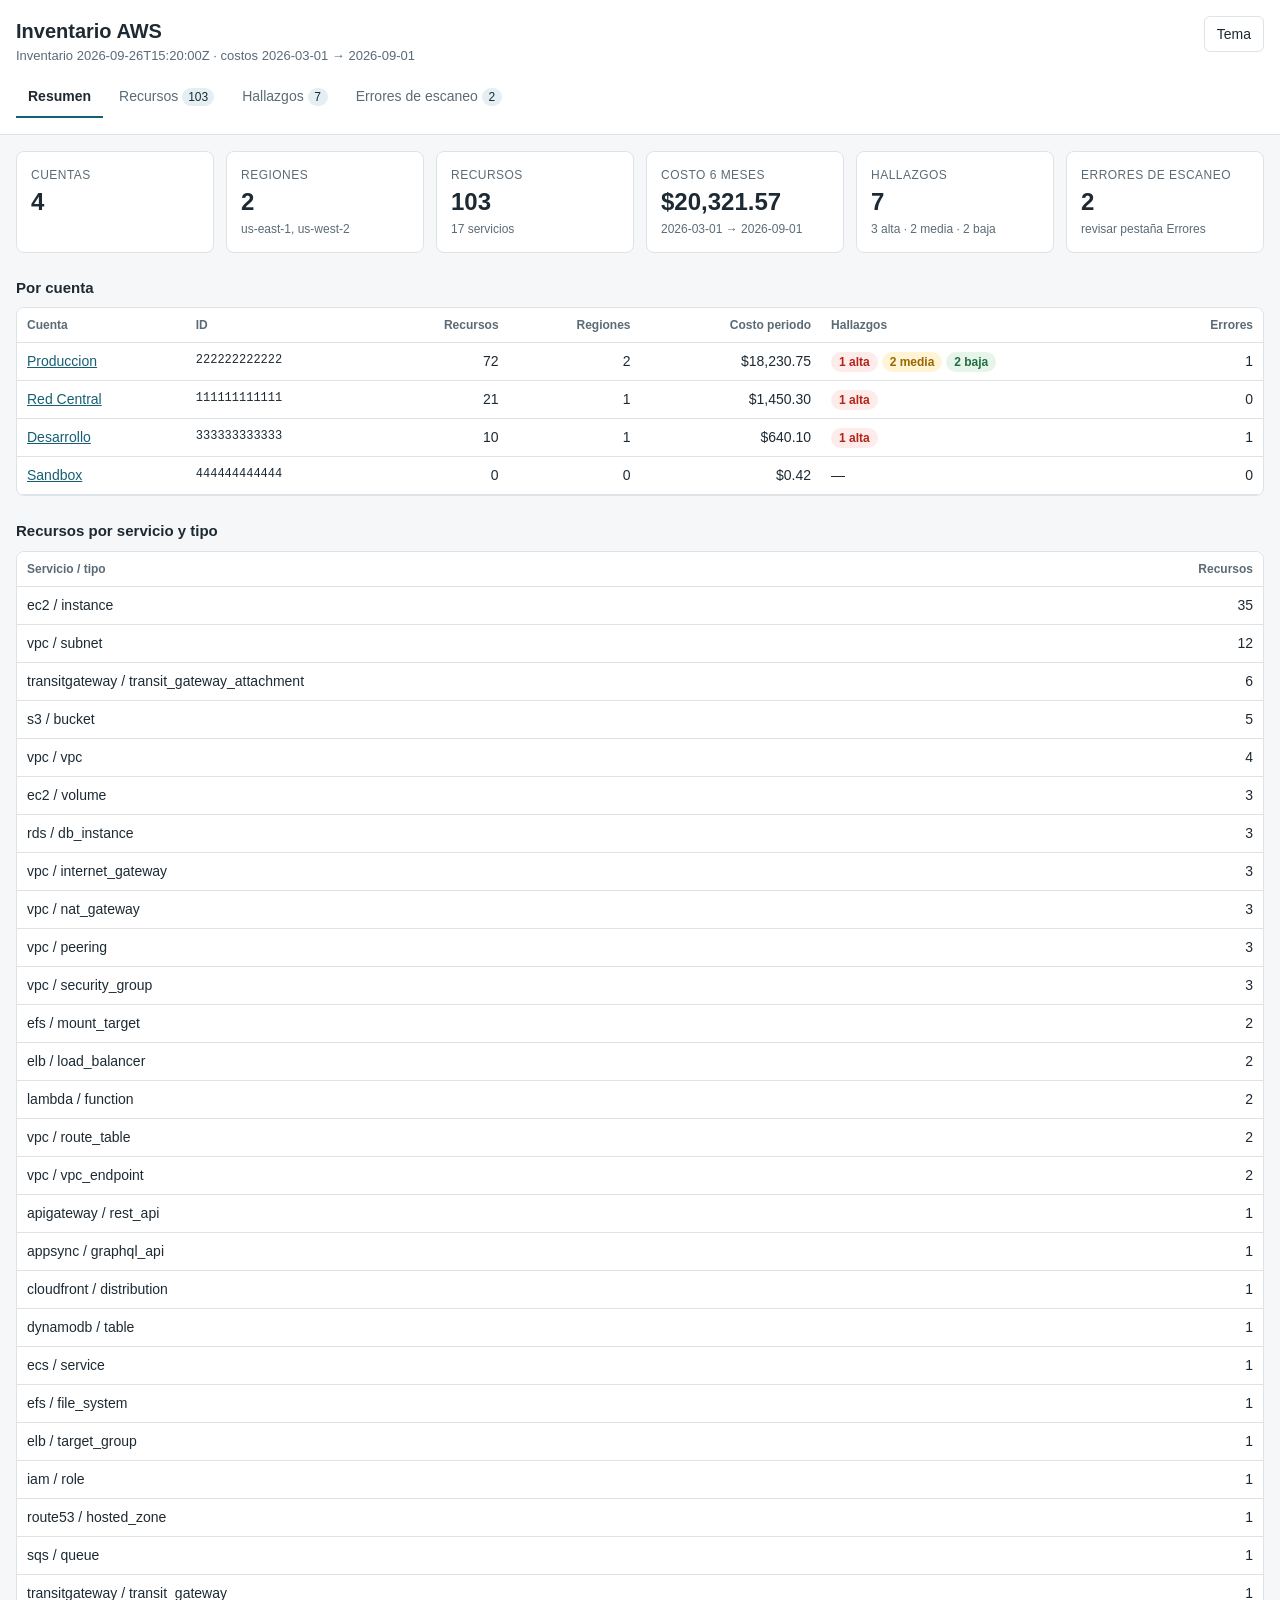
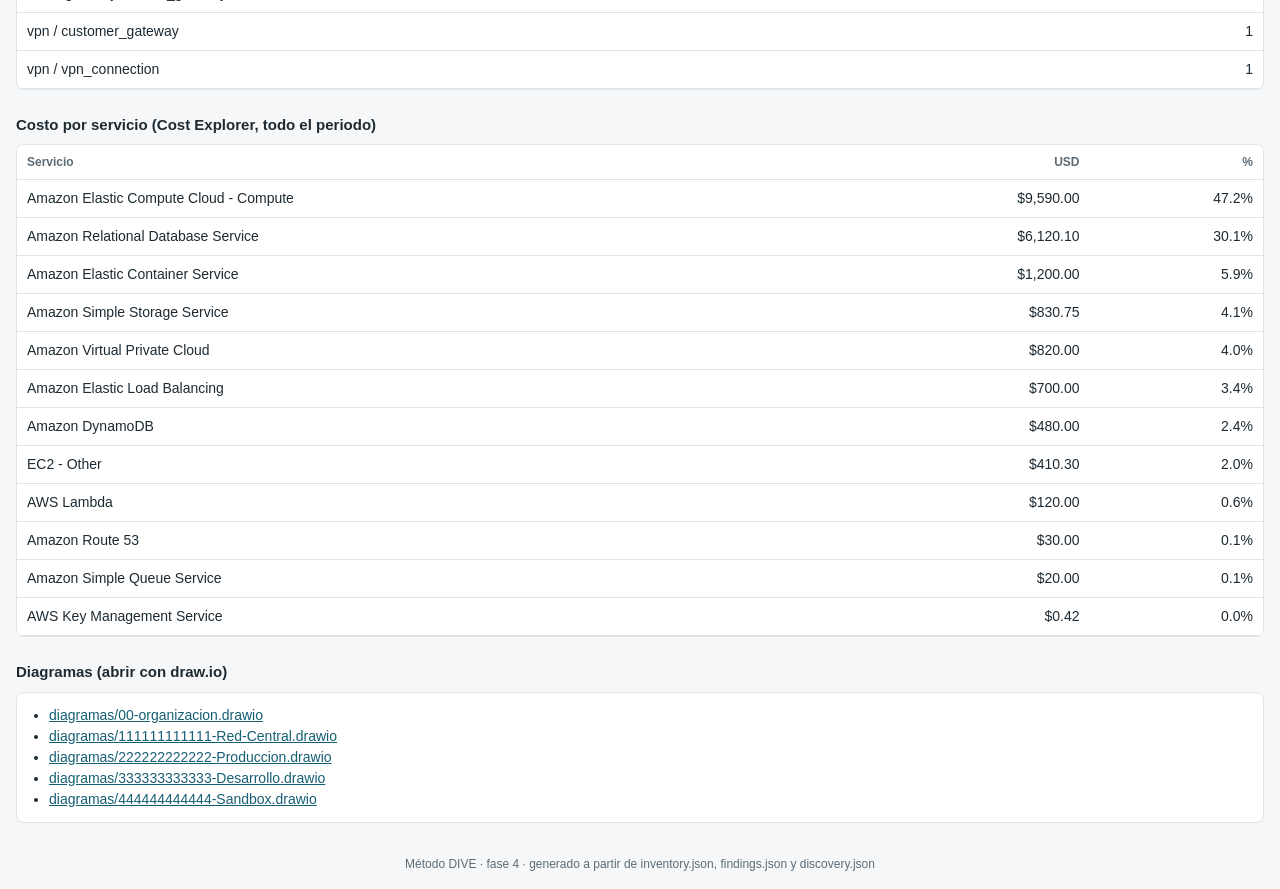
<file: ejemplos/reporte.html>
<!DOCTYPE html>
<html lang="es">
<head>
<meta charset="utf-8">
<meta name="viewport" content="width=device-width, initial-scale=1">
<title>Inventario AWS</title>
<style>
:root{
  --bg:#f6f7f8;--panel:#ffffff;--text:#1d2a33;--muted:#5b6b76;--border:#dde3e7;--accent:#155f74;
  --accent-soft:#e3eff2;--row-hover:#f1f5f7;--alta:#b42318;--alta-bg:#fdecea;--media:#9a6700;--media-bg:#fff4d6;
  --baja:#1f6f43;--baja-bg:#e6f4ea;--code:#f1f3f5;color-scheme:light;
}
@media (prefers-color-scheme: dark){
  :root:not([data-theme="light"]){
    --bg:#0f171d;--panel:#16222a;--text:#e3e9ed;--muted:#97a6b0;--border:#2a3a45;--accent:#82cfce;
    --accent-soft:#1d3440;--row-hover:#1c2b34;--alta:#ff8a80;--alta-bg:#3a1c1c;--media:#f5c451;--media-bg:#3a2f14;
    --baja:#7fd8a0;--baja-bg:#16301f;--code:#0f1a20;color-scheme:dark;
  }
}
:root[data-theme="dark"]{
  --bg:#0f171d;--panel:#16222a;--text:#e3e9ed;--muted:#97a6b0;--border:#2a3a45;--accent:#82cfce;
  --accent-soft:#1d3440;--row-hover:#1c2b34;--alta:#ff8a80;--alta-bg:#3a1c1c;--media:#f5c451;--media-bg:#3a2f14;
  --baja:#7fd8a0;--baja-bg:#16301f;--code:#0f1a20;color-scheme:dark;
}
*{box-sizing:border-box}
html,body{margin:0}
body{background:var(--bg);color:var(--text);font:14px/1.5 -apple-system,BlinkMacSystemFont,"Segoe UI",Inter,Roboto,Helvetica,Arial,sans-serif}
header{background:var(--panel);border-bottom:1px solid var(--border);padding:16px}
.wrap{max-width:1280px;margin:0 auto}
.top{display:flex;gap:12px;align-items:flex-start;justify-content:space-between;flex-wrap:wrap}
h1{font-size:20px;margin:0}
.sub{color:var(--muted);font-size:13px;overflow-wrap:anywhere}
button,select,input{font:inherit;color:inherit}
.btn{background:var(--panel);border:1px solid var(--border);border-radius:6px;padding:6px 12px;cursor:pointer;min-height:36px}
.btn:hover{border-color:var(--accent)}
nav{display:flex;gap:4px;margin-top:12px;overflow-x:auto}
nav button{background:none;border:0;border-bottom:2px solid transparent;padding:8px 12px;cursor:pointer;color:var(--muted);white-space:nowrap;min-height:40px}
nav button[aria-selected="true"]{color:var(--text);border-bottom-color:var(--accent);font-weight:600}
.badge{display:inline-block;min-width:20px;padding:0 6px;border-radius:10px;background:var(--accent-soft);color:var(--text);font-size:12px;text-align:center;margin-left:4px}
main{padding:16px}
section[hidden]{display:none}
.cards{display:grid;grid-template-columns:repeat(auto-fit,minmax(170px,1fr));gap:12px;margin-bottom:20px}
.card{background:var(--panel);border:1px solid var(--border);border-radius:8px;padding:14px}
.card .k{color:var(--muted);font-size:12px;text-transform:uppercase;letter-spacing:.04em}
.card .v{font-size:24px;font-weight:600;font-variant-numeric:tabular-nums}
.card .n{color:var(--muted);font-size:12px}
h2{font-size:15px;margin:24px 0 8px}
.panel{background:var(--panel);border:1px solid var(--border);border-radius:8px}
.scroll{overflow-x:auto}
table{border-collapse:collapse;width:100%}
th,td{padding:8px 10px;border-bottom:1px solid var(--border);text-align:left;vertical-align:top}
th{font-size:12px;color:var(--muted);font-weight:600;white-space:nowrap;background:var(--panel);position:sticky;top:0}
th.sortable{cursor:pointer;user-select:none}
th.sortable:hover{color:var(--text)}
td.num,th.num{text-align:right;font-variant-numeric:tabular-nums;white-space:nowrap}
tbody tr:hover{background:var(--row-hover)}
tr.res{cursor:pointer}
td.id{font-family:ui-monospace,SFMono-Regular,Menlo,Consolas,monospace;font-size:12px;word-break:break-all}
.filters{display:flex;flex-wrap:wrap;gap:8px;padding:12px;border-bottom:1px solid var(--border)}
.filters select,.filters input{background:var(--bg);border:1px solid var(--border);border-radius:6px;padding:6px 8px;min-height:36px;max-width:100%}
.filters input[type=search]{flex:1 1 220px}
.meta{display:flex;justify-content:space-between;align-items:center;gap:8px;flex-wrap:wrap;padding:8px 12px;color:var(--muted);font-size:13px}
.pager{display:flex;gap:6px;align-items:center}
.sev{display:inline-block;padding:1px 8px;border-radius:10px;font-size:12px;font-weight:600;white-space:nowrap}
.sev-alta{color:var(--alta);background:var(--alta-bg)}.sev-media{color:var(--media);background:var(--media-bg)}.sev-baja{color:var(--baja);background:var(--baja-bg)}
.chips{display:flex;gap:6px;flex-wrap:wrap}
.chip{border:1px solid var(--border);background:var(--panel);border-radius:16px;padding:4px 12px;cursor:pointer;min-height:32px}
.chip[aria-pressed="true"]{border-color:var(--accent);background:var(--accent-soft);font-weight:600}
.detail td{background:var(--bg)}
.kv{display:grid;grid-template-columns:repeat(auto-fit,minmax(260px,1fr));gap:12px}
.kv h4{margin:0 0 4px;font-size:12px;color:var(--muted);text-transform:uppercase;letter-spacing:.04em}
pre{margin:0;background:var(--code);border:1px solid var(--border);border-radius:6px;padding:8px;font-size:12px;white-space:pre-wrap;word-break:break-all}
a,.link{color:var(--accent);cursor:pointer;text-decoration:underline;background:none;border:0;padding:0;font:inherit;text-align:left;overflow-wrap:anywhere}
.empty{padding:24px;text-align:center;color:var(--muted)}
.state-off{color:var(--muted)}
.hint{color:var(--muted);font-size:12px;margin:6px 0 0}
footer{color:var(--muted);font-size:12px;padding:16px;text-align:center}
@media (max-width:600px){
  main,header{padding:12px}
  .card .v{font-size:20px}
  th,td{padding:6px 8px}
  .hide-sm{display:none}
}
@media (prefers-reduced-motion:no-preference){.btn,.chip{transition:border-color .15s}}
</style>
</head>
<body>
<header><div class="wrap">
  <div class="top">
    <div><h1>Inventario AWS</h1><div class="sub" id="subtitulo"></div></div>
    <button class="btn" id="tema" type="button" aria-label="Cambiar tema claro/oscuro">Tema</button>
  </div>
  <nav role="tablist">
    <button role="tab" data-tab="resumen" aria-selected="true">Resumen</button>
    <button role="tab" data-tab="recursos" aria-selected="false">Recursos<span class="badge" id="b-recursos"></span></button>
    <button role="tab" data-tab="hallazgos" aria-selected="false">Hallazgos<span class="badge" id="b-hallazgos"></span></button>
    <button role="tab" data-tab="errores" aria-selected="false">Errores de escaneo<span class="badge" id="b-errores"></span></button>
  </nav>
</div></header>
<main class="wrap">
  <section id="t-resumen"></section>
  <section id="t-recursos" hidden>
    <div class="panel">
      <div class="filters">
        <select id="f-acc" aria-label="Cuenta"></select>
        <select id="f-reg" aria-label="Región"></select>
        <select id="f-svc" aria-label="Servicio"></select>
        <select id="f-typ" aria-label="Tipo"></select>
        <input type="search" id="f-q" placeholder="Buscar por id, nombre, ARN, tag o atributo" aria-label="Buscar">
        <button class="btn" id="f-limpiar" type="button">Limpiar</button>
      </div>
      <div class="meta"><span id="r-meta"></span><span class="pager" id="r-pager"></span></div>
      <div class="scroll"><table>
        <thead><tr>
          <th class="sortable" data-k="account">Cuenta</th><th class="sortable" data-k="region">Región</th>
          <th class="sortable" data-k="service">Servicio</th><th class="sortable" data-k="type">Tipo</th>
          <th class="sortable" data-k="name">Nombre</th><th class="sortable hide-sm" data-k="id">ID</th>
          <th class="sortable" data-k="state">Estado</th><th class="sortable num" data-k="nf">Hallazgos</th>
        </tr></thead>
        <tbody id="r-body"></tbody>
      </table></div>
    </div>
    <p class="hint">Toca una fila para ver tags, atributos y relaciones. Los IDs en relaciones son enlaces al recurso.</p>
  </section>
  <section id="t-hallazgos" hidden>
    <div class="panel">
      <div class="filters">
        <div class="chips" id="h-sev"></div>
        <select id="h-acc" aria-label="Cuenta"></select>
        <select id="h-cat" aria-label="Categoría"></select>
        <input type="search" id="h-q" placeholder="Buscar en hallazgos" aria-label="Buscar hallazgos">
      </div>
      <div class="meta"><span id="h-meta"></span></div>
      <div class="scroll"><table>
        <thead><tr><th>Severidad</th><th>Categoría</th><th>Cuenta</th><th class="hide-sm">Región</th><th>Recurso</th><th>Hallazgo</th><th class="num">USD/mes</th><th class="hide-sm">Fuente</th></tr></thead>
        <tbody id="h-body"></tbody>
      </table></div>
    </div>
  </section>
  <section id="t-errores" hidden>
    <div class="panel"><div class="scroll"><table>
      <thead><tr><th>Cuenta</th><th>Región</th><th>Colector</th><th>Error</th></tr></thead>
      <tbody id="e-body"></tbody>
    </table></div></div>
    <p class="hint">Un error no detiene la corrida: lo que falló en una cuenta/región falta en el inventario, el resto sí está.</p>
  </section>
</main>
<footer>Método DIVE · fase 4 · generado a partir de inventory.json, findings.json y discovery.json</footer>
<script type="application/json" id="datos">{"usage_types":{"month":null,"previous":null,"rows":[]},"inventory_generated_at":"2026-09-26T15:20:00Z","findings_generated_at":"2026-09-26T15:40:00Z","period":{"start":"2026-03-01","end":"2026-09-01","months":6},"accounts":{"111111111111":{"name":"Red Central","cost":1450.3,"cost_regions":{"us-east-1":1420.3,"global":30.0}},"222222222222":{"name":"Produccion","cost":18230.75,"cost_regions":{"us-east-1":16100.75,"us-west-2":2130.0}},"333333333333":{"name":"Desarrollo","cost":640.1,"cost_regions":{"us-east-1":640.1}},"444444444444":{"name":"Sandbox","cost":0.42,"cost_regions":{"us-east-1":0.42}}},"resources":[{"account_id":"111111111111","region":"us-east-1","service":"vpc","type":"vpc","id":"vpc-0hub","arn":"arn:aws:vpc:us-east-1:111111111111:vpc/vpc-0hub","name":"hub","state":"available","tags":{"Name":"hub"},"attrs":{"cidr":"10.0.0.0/16","is_default":false},"relations":{}},{"account_id":"111111111111","region":"us-east-1","service":"vpc","type":"subnet","id":"subnet-hpuba","arn":"arn:aws:vpc:us-east-1:111111111111:subnet/subnet-hpuba","name":"hub-pub-a","state":"available","tags":{"Name":"hub-pub-a"},"attrs":{"az":"us-east-1a","cidr":"10.0.0.0/24"},"relations":{"vpc_id":"vpc-0hub"}},{"account_id":"111111111111","region":"us-east-1","service":"vpc","type":"subnet","id":"subnet-hpriva","arn":"arn:aws:vpc:us-east-1:111111111111:subnet/subnet-hpriva","name":"hub-priv-a","state":"available","tags":{"Name":"hub-priv-a"},"attrs":{"az":"us-east-1a","cidr":"10.0.100.0/24"},"relations":{"vpc_id":"vpc-0hub"}},{"account_id":"111111111111","region":"us-east-1","service":"vpc","type":"subnet","id":"subnet-hpubb","arn":"arn:aws:vpc:us-east-1:111111111111:subnet/subnet-hpubb","name":"hub-pub-b","state":"available","tags":{"Name":"hub-pub-b"},"attrs":{"az":"us-east-1b","cidr":"10.0.10.0/24"},"relations":{"vpc_id":"vpc-0hub"}},{"account_id":"111111111111","region":"us-east-1","service":"vpc","type":"subnet","id":"subnet-hprivb","arn":"arn:aws:vpc:us-east-1:111111111111:subnet/subnet-hprivb","name":"hub-priv-b","state":"available","tags":{"Name":"hub-priv-b"},"attrs":{"az":"us-east-1b","cidr":"10.0.110.0/24"},"relations":{"vpc_id":"vpc-0hub"}},{"account_id":"111111111111","region":"us-east-1","service":"vpc","type":"route_table","id":"rtb-0hubpub","arn":"arn:aws:vpc:us-east-1:111111111111:route_table/rtb-0hubpub","name":"hub-public-rt","state":null,"tags":{"Name":"hub-public-rt"},"attrs":{"main":false,"routes":[{"destination":"10.0.0.0/16","target":"local"},{"destination":"0.0.0.0/0","target":"igw-0hub"}]},"relations":{"vpc_id":"vpc-0hub","subnet_ids":["subnet-hpuba","subnet-hpubb"]}},{"account_id":"111111111111","region":"us-east-1","service":"vpc","type":"route_table","id":"rtb-0hubmain","arn":"arn:aws:vpc:us-east-1:111111111111:route_table/rtb-0hubmain","name":"hub-main-rt","state":null,"tags":{"Name":"hub-main-rt"},"attrs":{"main":true,"routes":[{"destination":"0.0.0.0/0","target":"nat-0hub"},{"destination":"10.0.0.0/8","target":"tgw-0central"}]},"relations":{"vpc_id":"vpc-0hub"}},{"account_id":"111111111111","region":"us-east-1","service":"vpc","type":"internet_gateway","id":"igw-0hub","arn":"arn:aws:vpc:us-east-1:111111111111:internet_gateway/igw-0hub","name":"hub-igw","state":"available","tags":{"Name":"hub-igw"},"attrs":{},"relations":{"vpc_id":"vpc-0hub"}},{"account_id":"111111111111","region":"us-east-1","service":"vpc","type":"nat_gateway","id":"nat-0hub","arn":"arn:aws:vpc:us-east-1:111111111111:nat_gateway/nat-0hub","name":"hub-nat-a","state":"available","tags":{"Name":"hub-nat-a"},"attrs":{"connectivity_type":"public"},"relations":{"vpc_id":"vpc-0hub","subnet_ids":["subnet-hpuba"]}},{"account_id":"111111111111","region":"us-east-1","service":"vpc","type":"security_group","id":"sg-0hubdef","arn":"arn:aws:vpc:us-east-1:111111111111:security_group/sg-0hubdef","name":"default","state":null,"tags":{"Name":"default"},"attrs":{},"relations":{"vpc_id":"vpc-0hub"}},{"account_id":"111111111111","region":"us-east-1","service":"transitgateway","type":"transit_gateway","id":"tgw-0central","arn":"arn:aws:transitgateway:us-east-1:111111111111:transit_gateway/tgw-0central","name":"tgw-central","state":"available","tags":{"Name":"tgw-central"},"attrs":{"amazon_side_asn":64512,"owner_id":"111111111111"},"relations":{}},{"account_id":"111111111111","region":"us-east-1","service":"transitgateway","type":"transit_gateway_attachment","id":"tgw-attach-0hub","arn":"arn:aws:transitgateway:us-east-1:111111111111:transit_gateway_attachment/tgw-attach-0hub","name":null,"state":"available","tags":{},"attrs":{"transit_gateway_id":"tgw-0central","transit_gateway_owner_id":"111111111111","resource_type":"vpc","resource_id":"vpc-0hub","resource_owner_id":"111111111111"},"relations":{"vpc_id":"vpc-0hub","attached_to":["tgw-0central"]}},{"account_id":"111111111111","region":"us-east-1","service":"transitgateway","type":"transit_gateway_attachment","id":"tgw-attach-0prod","arn":"arn:aws:transitgateway:us-east-1:111111111111:transit_gateway_attachment/tgw-attach-0prod","name":null,"state":"available","tags":{},"attrs":{"transit_gateway_id":"tgw-0central","transit_gateway_owner_id":"111111111111","resource_type":"vpc","resource_id":"vpc-0prod","resource_owner_id":"222222222222"},"relations":{"vpc_id":"vpc-0prod","attached_to":["tgw-0central"]}},{"account_id":"111111111111","region":"us-east-1","service":"transitgateway","type":"transit_gateway_attachment","id":"tgw-attach-0dev","arn":"arn:aws:transitgateway:us-east-1:111111111111:transit_gateway_attachment/tgw-attach-0dev","name":null,"state":"available","tags":{},"attrs":{"transit_gateway_id":"tgw-0central","transit_gateway_owner_id":"111111111111","resource_type":"vpc","resource_id":"vpc-0dev","resource_owner_id":"333333333333"},"relations":{"vpc_id":"vpc-0dev","attached_to":["tgw-0central"]}},{"account_id":"111111111111","region":"us-east-1","service":"vpn","type":"customer_gateway","id":"cgw-0oficina","arn":"arn:aws:vpn:us-east-1:111111111111:customer_gateway/cgw-0oficina","name":"oficina-principal","state":"available","tags":{"Name":"oficina-principal"},"attrs":{"bgp_asn":65000,"type":"ipsec.1"},"relations":{}},{"account_id":"111111111111","region":"us-east-1","service":"vpn","type":"vpn_connection","id":"vpn-0oficina","arn":"arn:aws:vpn:us-east-1:111111111111:vpn_connection/vpn-0oficina","name":"vpn-oficina","state":"available","tags":{"Name":"vpn-oficina"},"attrs":{"type":"ipsec.1","customer_gateway_id":"cgw-0oficina","transit_gateway_id":"tgw-0central","tunnels_up":1,"tunnels_total":2},"relations":{"attached_to":["tgw-0central","cgw-0oficina"]}},{"account_id":"111111111111","region":"us-east-1","service":"transitgateway","type":"transit_gateway_attachment","id":"tgw-attach-0vpn","arn":"arn:aws:transitgateway:us-east-1:111111111111:transit_gateway_attachment/tgw-attach-0vpn","name":null,"state":"available","tags":{},"attrs":{"transit_gateway_id":"tgw-0central","transit_gateway_owner_id":"111111111111","resource_type":"vpn","resource_id":"vpn-0oficina","resource_owner_id":"111111111111"},"relations":{"attached_to":["tgw-0central"]}},{"account_id":"111111111111","region":"us-east-1","service":"ec2","type":"instance","id":"i-0bastion","arn":"arn:aws:ec2:us-east-1:111111111111:instance/i-0bastion","name":"bastion","state":"running","tags":{"Name":"bastion"},"attrs":{"instance_type":"t3.micro","az":"us-east-1a","private_ip":"10.0.0.10","public_ip":"198.51.100.10"},"relations":{"vpc_id":"vpc-0hub","subnet_ids":["subnet-hpuba"],"security_group_ids":["sg-0hubdef"]}},{"account_id":"111111111111","region":"us-east-1","service":"route53","type":"hosted_zone","id":"Z0HUBZONA","arn":"arn:aws:route53:us-east-1:111111111111:hosted_zone/Z0HUBZONA","name":"ejemplo.internal.","state":null,"tags":{"Name":"ejemplo.internal."},"attrs":{"private":true,"records":14},"relations":{}},{"account_id":"111111111111","region":"us-east-1","service":"s3","type":"bucket","id":"hub-flow-logs-ejemplo","arn":"arn:aws:s3:::hub-flow-logs-ejemplo","name":"hub-flow-logs-ejemplo","state":null,"tags":{"Name":"hub-flow-logs-ejemplo"},"attrs":{"versioning":"Enabled"},"relations":{}},{"account_id":"111111111111","region":"us-east-1","service":"iam","type":"role","id":"RolDeEjemplo","arn":"arn:aws:iam:us-east-1:111111111111:role/RolDeEjemplo","name":"RolDeEjemplo","state":null,"tags":{"Name":"RolDeEjemplo"},"attrs":{},"relations":{}},{"account_id":"222222222222","region":"us-east-1","service":"vpc","type":"vpc","id":"vpc-0prod","arn":"arn:aws:vpc:us-east-1:222222222222:vpc/vpc-0prod","name":"prod","state":"available","tags":{"Name":"prod"},"attrs":{"cidr":"10.1.0.0/16","is_default":false},"relations":{}},{"account_id":"222222222222","region":"us-east-1","service":"vpc","type":"subnet","id":"subnet-ppuba","arn":"arn:aws:vpc:us-east-1:222222222222:subnet/subnet-ppuba","name":"prod-pub-a","state":"available","tags":{"Name":"prod-pub-a"},"attrs":{"az":"us-east-1a","cidr":"10.1.0.0/24","map_public_ip_on_launch":true},"relations":{"vpc_id":"vpc-0prod"}},{"account_id":"222222222222","region":"us-east-1","service":"vpc","type":"subnet","id":"subnet-ppriva","arn":"arn:aws:vpc:us-east-1:222222222222:subnet/subnet-ppriva","name":"prod-priv-a","state":"available","tags":{"Name":"prod-priv-a"},"attrs":{"az":"us-east-1a","cidr":"10.1.100.0/24","map_public_ip_on_launch":false},"relations":{"vpc_id":"vpc-0prod"}},{"account_id":"222222222222","region":"us-east-1","service":"vpc","type":"subnet","id":"subnet-ppubb","arn":"arn:aws:vpc:us-east-1:222222222222:subnet/subnet-ppubb","name":"prod-pub-b","state":"available","tags":{"Name":"prod-pub-b"},"attrs":{"az":"us-east-1b","cidr":"10.1.10.0/24","map_public_ip_on_launch":true},"relations":{"vpc_id":"vpc-0prod"}},{"account_id":"222222222222","region":"us-east-1","service":"vpc","type":"subnet","id":"subnet-pprivb","arn":"arn:aws:vpc:us-east-1:222222222222:subnet/subnet-pprivb","name":"prod-priv-b","state":"available","tags":{"Name":"prod-priv-b"},"attrs":{"az":"us-east-1b","cidr":"10.1.110.0/24","map_public_ip_on_launch":false},"relations":{"vpc_id":"vpc-0prod"}},{"account_id":"222222222222","region":"us-east-1","service":"vpc","type":"internet_gateway","id":"igw-0prod","arn":"arn:aws:vpc:us-east-1:222222222222:internet_gateway/igw-0prod","name":"prod-igw","state":"available","tags":{"Name":"prod-igw"},"attrs":{},"relations":{"vpc_id":"vpc-0prod"}},{"account_id":"222222222222","region":"us-east-1","service":"vpc","type":"nat_gateway","id":"nat-0proda","arn":"arn:aws:vpc:us-east-1:222222222222:nat_gateway/nat-0proda","name":"prod-nat-a","state":"available","tags":{"Name":"prod-nat-a"},"attrs":{"connectivity_type":"public"},"relations":{"vpc_id":"vpc-0prod","subnet_ids":["subnet-ppuba"]}},{"account_id":"222222222222","region":"us-east-1","service":"vpc","type":"nat_gateway","id":"nat-0prodb","arn":"arn:aws:vpc:us-east-1:222222222222:nat_gateway/nat-0prodb","name":"prod-nat-b","state":"available","tags":{"Name":"prod-nat-b"},"attrs":{"connectivity_type":"public"},"relations":{"vpc_id":"vpc-0prod","subnet_ids":["subnet-ppubb"]}},{"account_id":"222222222222","region":"us-east-1","service":"vpc","type":"vpc_endpoint","id":"vpce-0prods3","arn":"arn:aws:vpc:us-east-1:222222222222:vpc_endpoint/vpce-0prods3","name":"s3-gateway","state":"available","tags":{"Name":"s3-gateway"},"attrs":{"endpoint_type":"Gateway","service_name":"com.amazonaws.us-east-1.s3"},"relations":{"vpc_id":"vpc-0prod"}},{"account_id":"222222222222","region":"us-east-1","service":"vpc","type":"vpc_endpoint","id":"vpce-0prodecr","arn":"arn:aws:vpc:us-east-1:222222222222:vpc_endpoint/vpce-0prodecr","name":"ecr-api","state":"available","tags":{"Name":"ecr-api"},"attrs":{"endpoint_type":"Interface","service_name":"com.amazonaws.us-east-1.ecr.api"},"relations":{"vpc_id":"vpc-0prod","subnet_ids":["subnet-ppriva","subnet-pprivb"]}},{"account_id":"222222222222","region":"us-east-1","service":"vpc","type":"security_group","id":"sg-0alb","arn":"arn:aws:vpc:us-east-1:222222222222:security_group/sg-0alb","name":"alb-sg","state":null,"tags":{"Name":"alb-sg"},"attrs":{},"relations":{"vpc_id":"vpc-0prod"}},{"account_id":"222222222222","region":"us-east-1","service":"vpc","type":"security_group","id":"sg-0app","arn":"arn:aws:vpc:us-east-1:222222222222:security_group/sg-0app","name":"app-sg","state":null,"tags":{"Name":"app-sg"},"attrs":{},"relations":{"vpc_id":"vpc-0prod"}},{"account_id":"222222222222","region":"us-east-1","service":"transitgateway","type":"transit_gateway_attachment","id":"tgw-attach-0prod","arn":"arn:aws:transitgateway:us-east-1:222222222222:transit_gateway_attachment/tgw-attach-0prod","name":"prod-a-central","state":"available","tags":{"Name":"prod-a-central"},"attrs":{"transit_gateway_id":"tgw-0central","transit_gateway_owner_id":"111111111111","resource_type":"vpc","resource_id":"vpc-0prod","resource_owner_id":"222222222222"},"relations":{"vpc_id":"vpc-0prod","subnet_ids":["subnet-ppriva","subnet-pprivb"]}},{"account_id":"222222222222","region":"us-east-1","service":"ec2","type":"instance","id":"i-0app1","arn":"arn:aws:ec2:us-east-1:222222222222:instance/i-0app1","name":"api-prod-1","state":"running","tags":{"Name":"api-prod-1"},"attrs":{"instance_type":"m5.large","az":"us-east-1a","private_ip":"10.1.100.10"},"relations":{"vpc_id":"vpc-0prod","subnet_ids":["subnet-ppriva"],"security_group_ids":["sg-0app"],"attached_to":["vol-0app1"]}},{"account_id":"222222222222","region":"us-east-1","service":"ec2","type":"volume","id":"vol-0app1","arn":"arn:aws:ec2:us-east-1:222222222222:volume/vol-0app1","name":null,"state":"in-use","tags":{},"attrs":{"size_gb":50,"volume_type":"gp3"},"relations":{"attached_to":["i-0app1"]}},{"account_id":"222222222222","region":"us-east-1","service":"ec2","type":"instance","id":"i-0app2","arn":"arn:aws:ec2:us-east-1:222222222222:instance/i-0app2","name":"api-prod-2","state":"running","tags":{"Name":"api-prod-2"},"attrs":{"instance_type":"m5.large","az":"us-east-1b","private_ip":"10.1.110.10"},"relations":{"vpc_id":"vpc-0prod","subnet_ids":["subnet-pprivb"],"security_group_ids":["sg-0app"],"attached_to":["vol-0app2"]}},{"account_id":"222222222222","region":"us-east-1","service":"ec2","type":"volume","id":"vol-0app2","arn":"arn:aws:ec2:us-east-1:222222222222:volume/vol-0app2","name":null,"state":"in-use","tags":{},"attrs":{"size_gb":50,"volume_type":"gp3"},"relations":{"attached_to":["i-0app2"]}},{"account_id":"222222222222","region":"us-east-1","service":"ec2","type":"instance","id":"i-0legacy","arn":"arn:aws:ec2:us-east-1:222222222222:instance/i-0legacy","name":"reportes-legacy","state":"stopped","tags":{"Name":"reportes-legacy"},"attrs":{"instance_type":"t2.xlarge","az":"us-east-1a"},"relations":{"vpc_id":"vpc-0prod","subnet_ids":["subnet-ppriva"]}},{"account_id":"222222222222","region":"us-east-1","service":"ec2","type":"volume","id":"vol-0huerfano","arn":"arn:aws:ec2:us-east-1:222222222222:volume/vol-0huerfano","name":null,"state":"available","tags":{},"attrs":{"size_gb":200,"volume_type":"gp2"},"relations":{}},{"account_id":"222222222222","region":"us-east-1","service":"ec2","type":"instance","id":"i-0wrk00","arn":"arn:aws:ec2:us-east-1:222222222222:instance/i-0wrk00","name":"worker-00","state":"running","tags":{"Name":"worker-00"},"attrs":{"instance_type":"c6i.large","az":"us-east-1b"},"relations":{"vpc_id":"vpc-0prod","subnet_ids":["subnet-pprivb"]}},{"account_id":"222222222222","region":"us-east-1","service":"ec2","type":"instance","id":"i-0wrk01","arn":"arn:aws:ec2:us-east-1:222222222222:instance/i-0wrk01","name":"worker-01","state":"running","tags":{"Name":"worker-01"},"attrs":{"instance_type":"c6i.large","az":"us-east-1b"},"relations":{"vpc_id":"vpc-0prod","subnet_ids":["subnet-pprivb"]}},{"account_id":"222222222222","region":"us-east-1","service":"ec2","type":"instance","id":"i-0wrk02","arn":"arn:aws:ec2:us-east-1:222222222222:instance/i-0wrk02","name":"worker-02","state":"running","tags":{"Name":"worker-02"},"attrs":{"instance_type":"c6i.large","az":"us-east-1b"},"relations":{"vpc_id":"vpc-0prod","subnet_ids":["subnet-pprivb"]}},{"account_id":"222222222222","region":"us-east-1","service":"ec2","type":"instance","id":"i-0wrk03","arn":"arn:aws:ec2:us-east-1:222222222222:instance/i-0wrk03","name":"worker-03","state":"running","tags":{"Name":"worker-03"},"attrs":{"instance_type":"c6i.large","az":"us-east-1b"},"relations":{"vpc_id":"vpc-0prod","subnet_ids":["subnet-pprivb"]}},{"account_id":"222222222222","region":"us-east-1","service":"ec2","type":"instance","id":"i-0wrk04","arn":"arn:aws:ec2:us-east-1:222222222222:instance/i-0wrk04","name":"worker-04","state":"running","tags":{"Name":"worker-04"},"attrs":{"instance_type":"c6i.large","az":"us-east-1b"},"relations":{"vpc_id":"vpc-0prod","subnet_ids":["subnet-pprivb"]}},{"account_id":"222222222222","region":"us-east-1","service":"ec2","type":"instance","id":"i-0wrk05","arn":"arn:aws:ec2:us-east-1:222222222222:instance/i-0wrk05","name":"worker-05","state":"running","tags":{"Name":"worker-05"},"attrs":{"instance_type":"c6i.large","az":"us-east-1b"},"relations":{"vpc_id":"vpc-0prod","subnet_ids":["subnet-pprivb"]}},{"account_id":"222222222222","region":"us-east-1","service":"ec2","type":"instance","id":"i-0wrk06","arn":"arn:aws:ec2:us-east-1:222222222222:instance/i-0wrk06","name":"worker-06","state":"running","tags":{"Name":"worker-06"},"attrs":{"instance_type":"c6i.large","az":"us-east-1b"},"relations":{"vpc_id":"vpc-0prod","subnet_ids":["subnet-pprivb"]}},{"account_id":"222222222222","region":"us-east-1","service":"ec2","type":"instance","id":"i-0wrk07","arn":"arn:aws:ec2:us-east-1:222222222222:instance/i-0wrk07","name":"worker-07","state":"running","tags":{"Name":"worker-07"},"attrs":{"instance_type":"c6i.large","az":"us-east-1b"},"relations":{"vpc_id":"vpc-0prod","subnet_ids":["subnet-pprivb"]}},{"account_id":"222222222222","region":"us-east-1","service":"ec2","type":"instance","id":"i-0wrk08","arn":"arn:aws:ec2:us-east-1:222222222222:instance/i-0wrk08","name":"worker-08","state":"running","tags":{"Name":"worker-08"},"attrs":{"instance_type":"c6i.large","az":"us-east-1b"},"relations":{"vpc_id":"vpc-0prod","subnet_ids":["subnet-pprivb"]}},{"account_id":"222222222222","region":"us-east-1","service":"ec2","type":"instance","id":"i-0wrk09","arn":"arn:aws:ec2:us-east-1:222222222222:instance/i-0wrk09","name":"worker-09","state":"running","tags":{"Name":"worker-09"},"attrs":{"instance_type":"c6i.large","az":"us-east-1b"},"relations":{"vpc_id":"vpc-0prod","subnet_ids":["subnet-pprivb"]}},{"account_id":"222222222222","region":"us-east-1","service":"ec2","type":"instance","id":"i-0wrk10","arn":"arn:aws:ec2:us-east-1:222222222222:instance/i-0wrk10","name":"worker-10","state":"running","tags":{"Name":"worker-10"},"attrs":{"instance_type":"c6i.large","az":"us-east-1b"},"relations":{"vpc_id":"vpc-0prod","subnet_ids":["subnet-pprivb"]}},{"account_id":"222222222222","region":"us-east-1","service":"ec2","type":"instance","id":"i-0wrk11","arn":"arn:aws:ec2:us-east-1:222222222222:instance/i-0wrk11","name":"worker-11","state":"running","tags":{"Name":"worker-11"},"attrs":{"instance_type":"c6i.large","az":"us-east-1b"},"relations":{"vpc_id":"vpc-0prod","subnet_ids":["subnet-pprivb"]}},{"account_id":"222222222222","region":"us-east-1","service":"ec2","type":"instance","id":"i-0wrk12","arn":"arn:aws:ec2:us-east-1:222222222222:instance/i-0wrk12","name":"worker-12","state":"running","tags":{"Name":"worker-12"},"attrs":{"instance_type":"c6i.large","az":"us-east-1b"},"relations":{"vpc_id":"vpc-0prod","subnet_ids":["subnet-pprivb"]}},{"account_id":"222222222222","region":"us-east-1","service":"ec2","type":"instance","id":"i-0wrk13","arn":"arn:aws:ec2:us-east-1:222222222222:instance/i-0wrk13","name":"worker-13","state":"running","tags":{"Name":"worker-13"},"attrs":{"instance_type":"c6i.large","az":"us-east-1b"},"relations":{"vpc_id":"vpc-0prod","subnet_ids":["subnet-pprivb"]}},{"account_id":"222222222222","region":"us-east-1","service":"ec2","type":"instance","id":"i-0wrk14","arn":"arn:aws:ec2:us-east-1:222222222222:instance/i-0wrk14","name":"worker-14","state":"running","tags":{"Name":"worker-14"},"attrs":{"instance_type":"c6i.large","az":"us-east-1b"},"relations":{"vpc_id":"vpc-0prod","subnet_ids":["subnet-pprivb"]}},{"account_id":"222222222222","region":"us-east-1","service":"ec2","type":"instance","id":"i-0wrk15","arn":"arn:aws:ec2:us-east-1:222222222222:instance/i-0wrk15","name":"worker-15","state":"running","tags":{"Name":"worker-15"},"attrs":{"instance_type":"c6i.large","az":"us-east-1b"},"relations":{"vpc_id":"vpc-0prod","subnet_ids":["subnet-pprivb"]}},{"account_id":"222222222222","region":"us-east-1","service":"ec2","type":"instance","id":"i-0wrk16","arn":"arn:aws:ec2:us-east-1:222222222222:instance/i-0wrk16","name":"worker-16","state":"running","tags":{"Name":"worker-16"},"attrs":{"instance_type":"c6i.large","az":"us-east-1b"},"relations":{"vpc_id":"vpc-0prod","subnet_ids":["subnet-pprivb"]}},{"account_id":"222222222222","region":"us-east-1","service":"ec2","type":"instance","id":"i-0wrk17","arn":"arn:aws:ec2:us-east-1:222222222222:instance/i-0wrk17","name":"worker-17","state":"running","tags":{"Name":"worker-17"},"attrs":{"instance_type":"c6i.large","az":"us-east-1b"},"relations":{"vpc_id":"vpc-0prod","subnet_ids":["subnet-pprivb"]}},{"account_id":"222222222222","region":"us-east-1","service":"ec2","type":"instance","id":"i-0wrk18","arn":"arn:aws:ec2:us-east-1:222222222222:instance/i-0wrk18","name":"worker-18","state":"running","tags":{"Name":"worker-18"},"attrs":{"instance_type":"c6i.large","az":"us-east-1b"},"relations":{"vpc_id":"vpc-0prod","subnet_ids":["subnet-pprivb"]}},{"account_id":"222222222222","region":"us-east-1","service":"ec2","type":"instance","id":"i-0wrk19","arn":"arn:aws:ec2:us-east-1:222222222222:instance/i-0wrk19","name":"worker-19","state":"running","tags":{"Name":"worker-19"},"attrs":{"instance_type":"c6i.large","az":"us-east-1b"},"relations":{"vpc_id":"vpc-0prod","subnet_ids":["subnet-pprivb"]}},{"account_id":"222222222222","region":"us-east-1","service":"ec2","type":"instance","id":"i-0wrk20","arn":"arn:aws:ec2:us-east-1:222222222222:instance/i-0wrk20","name":"worker-20","state":"running","tags":{"Name":"worker-20"},"attrs":{"instance_type":"c6i.large","az":"us-east-1b"},"relations":{"vpc_id":"vpc-0prod","subnet_ids":["subnet-pprivb"]}},{"account_id":"222222222222","region":"us-east-1","service":"ec2","type":"instance","id":"i-0wrk21","arn":"arn:aws:ec2:us-east-1:222222222222:instance/i-0wrk21","name":"worker-21","state":"running","tags":{"Name":"worker-21"},"attrs":{"instance_type":"c6i.large","az":"us-east-1b"},"relations":{"vpc_id":"vpc-0prod","subnet_ids":["subnet-pprivb"]}},{"account_id":"222222222222","region":"us-east-1","service":"ec2","type":"instance","id":"i-0wrk22","arn":"arn:aws:ec2:us-east-1:222222222222:instance/i-0wrk22","name":"worker-22","state":"running","tags":{"Name":"worker-22"},"attrs":{"instance_type":"c6i.large","az":"us-east-1b"},"relations":{"vpc_id":"vpc-0prod","subnet_ids":["subnet-pprivb"]}},{"account_id":"222222222222","region":"us-east-1","service":"ec2","type":"instance","id":"i-0wrk23","arn":"arn:aws:ec2:us-east-1:222222222222:instance/i-0wrk23","name":"worker-23","state":"running","tags":{"Name":"worker-23"},"attrs":{"instance_type":"c6i.large","az":"us-east-1b"},"relations":{"vpc_id":"vpc-0prod","subnet_ids":["subnet-pprivb"]}},{"account_id":"222222222222","region":"us-east-1","service":"ec2","type":"instance","id":"i-0wrk24","arn":"arn:aws:ec2:us-east-1:222222222222:instance/i-0wrk24","name":"worker-24","state":"running","tags":{"Name":"worker-24"},"attrs":{"instance_type":"c6i.large","az":"us-east-1b"},"relations":{"vpc_id":"vpc-0prod","subnet_ids":["subnet-pprivb"]}},{"account_id":"222222222222","region":"us-east-1","service":"ec2","type":"instance","id":"i-0wrk25","arn":"arn:aws:ec2:us-east-1:222222222222:instance/i-0wrk25","name":"worker-25","state":"running","tags":{"Name":"worker-25"},"attrs":{"instance_type":"c6i.large","az":"us-east-1b"},"relations":{"vpc_id":"vpc-0prod","subnet_ids":["subnet-pprivb"]}},{"account_id":"222222222222","region":"us-east-1","service":"ec2","type":"instance","id":"i-0wrk26","arn":"arn:aws:ec2:us-east-1:222222222222:instance/i-0wrk26","name":"worker-26","state":"running","tags":{"Name":"worker-26"},"attrs":{"instance_type":"c6i.large","az":"us-east-1b"},"relations":{"vpc_id":"vpc-0prod","subnet_ids":["subnet-pprivb"]}},{"account_id":"222222222222","region":"us-east-1","service":"ec2","type":"instance","id":"i-0wrk27","arn":"arn:aws:ec2:us-east-1:222222222222:instance/i-0wrk27","name":"worker-27","state":"running","tags":{"Name":"worker-27"},"attrs":{"instance_type":"c6i.large","az":"us-east-1b"},"relations":{"vpc_id":"vpc-0prod","subnet_ids":["subnet-pprivb"]}},{"account_id":"222222222222","region":"us-east-1","service":"ec2","type":"instance","id":"i-0wrk28","arn":"arn:aws:ec2:us-east-1:222222222222:instance/i-0wrk28","name":"worker-28","state":"running","tags":{"Name":"worker-28"},"attrs":{"instance_type":"c6i.large","az":"us-east-1b"},"relations":{"vpc_id":"vpc-0prod","subnet_ids":["subnet-pprivb"]}},{"account_id":"222222222222","region":"us-east-1","service":"ec2","type":"instance","id":"i-0wrk29","arn":"arn:aws:ec2:us-east-1:222222222222:instance/i-0wrk29","name":"worker-29","state":"running","tags":{"Name":"worker-29"},"attrs":{"instance_type":"c6i.large","az":"us-east-1b"},"relations":{"vpc_id":"vpc-0prod","subnet_ids":["subnet-pprivb"]}},{"account_id":"222222222222","region":"us-east-1","service":"elb","type":"load_balancer","id":"prod-web","arn":"arn:aws:elasticloadbalancing:us-east-1:222222222222:loadbalancer/app/prod-web/abc123","name":"prod-web","state":"active","tags":{"Name":"prod-web"},"attrs":{"type":"application","scheme":"internet-facing","dns_name":"prod-web-123.us-east-1.elb.amazonaws.com"},"relations":{"vpc_id":"vpc-0prod","subnet_ids":["subnet-ppuba","subnet-ppubb"],"security_group_ids":["sg-0alb"],"target_ids":["i-0app1","i-0app2"]}},{"account_id":"222222222222","region":"us-east-1","service":"elb","type":"load_balancer","id":"prod-workers","arn":"arn:aws:elasticloadbalancing:us-east-1:222222222222:loadbalancer/net/prod-workers/def456","name":"prod-workers","state":"active","tags":{"Name":"prod-workers"},"attrs":{"type":"network","scheme":"internal"},"relations":{"vpc_id":"vpc-0prod","subnet_ids":["subnet-ppriva","subnet-pprivb"]}},{"account_id":"222222222222","region":"us-east-1","service":"elb","type":"target_group","id":"tg-workers","arn":"arn:aws:elb:us-east-1:222222222222:target_group/tg-workers","name":"tg-workers","state":null,"tags":{"Name":"tg-workers"},"attrs":{"target_type":"instance","port":8080},"relations":{"vpc_id":"vpc-0prod","attached_to":["arn:aws:elasticloadbalancing:us-east-1:222222222222:loadbalancer/net/prod-workers/def456"],"target_ids":["i-0wrk00","i-0wrk01","i-0wrk02","i-0wrk03","i-0wrk04","10.9.9.9"]}},{"account_id":"222222222222","region":"us-east-1","service":"rds","type":"db_instance","id":"prod-db","arn":"arn:aws:rds:us-east-1:222222222222:db_instance/prod-db","name":"prod-db","state":"available","tags":{"Name":"prod-db"},"attrs":{"engine":"postgres","engine_version":"15.7","instance_class":"db.r6g.large","multi_az":true,"publicly_accessible":false,"storage_gb":200},"relations":{"vpc_id":"vpc-0prod","subnet_ids":["subnet-ppriva","subnet-pprivb"],"security_group_ids":["sg-0app"]}},{"account_id":"222222222222","region":"us-east-1","service":"ecs","type":"service","id":"pagos-api","arn":"arn:aws:ecs:us-east-1:222222222222:service/pagos-api","name":"pagos-api","state":"ACTIVE","tags":{"Name":"pagos-api"},"attrs":{"launch_type":"FARGATE","desired_count":2,"cluster":"prod-cluster"},"relations":{"vpc_id":"vpc-0prod","subnet_ids":["subnet-ppriva"],"security_group_ids":["sg-0app"]}},{"account_id":"222222222222","region":"us-east-1","service":"lambda","type":"function","id":"procesar-eventos","arn":"arn:aws:lambda:us-east-1:222222222222:function/procesar-eventos","name":"procesar-eventos","state":"Active","tags":{"Name":"procesar-eventos"},"attrs":{"runtime":"python3.12","memory_mb":256},"relations":{"vpc_id":"vpc-0prod","subnet_ids":["subnet-ppriva","subnet-pprivb"],"security_group_ids":["sg-0app"]}},{"account_id":"222222222222","region":"us-east-1","service":"lambda","type":"function","id":"thumbnail","arn":"arn:aws:lambda:us-east-1:222222222222:function/thumbnail","name":"thumbnail","state":"Active","tags":{"Name":"thumbnail"},"attrs":{"runtime":"nodejs20.x","memory_mb":512},"relations":{}},{"account_id":"222222222222","region":"us-east-1","service":"efs","type":"file_system","id":"fs-0prod","arn":"arn:aws:efs:us-east-1:222222222222:file_system/fs-0prod","name":"prod-compartido","state":"available","tags":{"Name":"prod-compartido"},"attrs":{"performance_mode":"generalPurpose"},"relations":{}},{"account_id":"222222222222","region":"us-east-1","service":"efs","type":"mount_target","id":"fsmt-0proda","arn":"arn:aws:efs:us-east-1:222222222222:mount_target/fsmt-0proda","name":null,"state":"available","tags":{},"attrs":{"file_system_id":"fs-0prod"},"relations":{"vpc_id":"vpc-0prod","subnet_ids":["subnet-ppriva"],"attached_to":["fs-0prod"]}},{"account_id":"222222222222","region":"us-east-1","service":"efs","type":"mount_target","id":"fsmt-0prodb","arn":"arn:aws:efs:us-east-1:222222222222:mount_target/fsmt-0prodb","name":null,"state":"available","tags":{},"attrs":{"file_system_id":"fs-0prod"},"relations":{"vpc_id":"vpc-0prod","subnet_ids":["subnet-pprivb"],"attached_to":["fs-0prod"]}},{"account_id":"222222222222","region":"us-east-1","service":"dynamodb","type":"table","id":"sesiones","arn":"arn:aws:dynamodb:us-east-1:222222222222:table/sesiones","name":"sesiones","state":"ACTIVE","tags":{"Name":"sesiones"},"attrs":{"billing_mode":"PAY_PER_REQUEST"},"relations":{}},{"account_id":"222222222222","region":"us-east-1","service":"apigateway","type":"rest_api","id":"a1b2c3d4","arn":"arn:aws:apigateway:us-east-1:222222222222:rest_api/a1b2c3d4","name":"api-publica","state":null,"tags":{"Name":"api-publica"},"attrs":{"endpoint_type":"REGIONAL"},"relations":{}},{"account_id":"222222222222","region":"us-east-1","service":"cloudfront","type":"distribution","id":"E0PRODCDN","arn":"arn:aws:cloudfront:us-east-1:222222222222:distribution/E0PRODCDN","name":"cdn-web","state":"Deployed","tags":{"Name":"cdn-web"},"attrs":{"price_class":"PriceClass_100"},"relations":{"attached_to":["prod-web-estaticos"]}},{"account_id":"222222222222","region":"us-east-1","service":"s3","type":"bucket","id":"prod-web-estaticos","arn":"arn:aws:s3:::prod-web-estaticos","name":"prod-web-estaticos","state":null,"tags":{"Name":"prod-web-estaticos"},"attrs":{},"relations":{}},{"account_id":"222222222222","region":"us-east-1","service":"s3","type":"bucket","id":"prod-backups","arn":"arn:aws:s3:::prod-backups","name":"prod-backups","state":null,"tags":{"Name":"prod-backups"},"attrs":{},"relations":{}},{"account_id":"222222222222","region":"us-east-1","service":"s3","type":"bucket","id":"prod-logs","arn":"arn:aws:s3:::prod-logs","name":"prod-logs","state":null,"tags":{"Name":"prod-logs"},"attrs":{},"relations":{}},{"account_id":"222222222222","region":"us-east-1","service":"vpc","type":"peering","id":"pcx-0proddr","arn":"arn:aws:vpc:us-east-1:222222222222:peering/pcx-0proddr","name":"prod-a-dr","state":"active","tags":{"Name":"prod-a-dr"},"attrs":{"requester_vpc_id":"vpc-0prod","requester_owner_id":"222222222222","requester_region":"us-east-1","accepter_vpc_id":"vpc-0dr","accepter_owner_id":"222222222222","accepter_region":"us-west-2"},"relations":{"vpc_id":"vpc-0prod"}},{"account_id":"222222222222","region":"us-west-2","service":"vpc","type":"vpc","id":"vpc-0dr","arn":"arn:aws:vpc:us-west-2:222222222222:vpc/vpc-0dr","name":"dr","state":"available","tags":{"Name":"dr"},"attrs":{"cidr":"10.2.0.0/16","is_default":false},"relations":{}},{"account_id":"222222222222","region":"us-west-2","service":"vpc","type":"subnet","id":"subnet-dpriva","arn":"arn:aws:vpc:us-west-2:222222222222:subnet/subnet-dpriva","name":"dr-priv-a","state":"available","tags":{"Name":"dr-priv-a"},"attrs":{"az":"us-west-2a","cidr":"10.2.0.0/24","map_public_ip_on_launch":false},"relations":{"vpc_id":"vpc-0dr"}},{"account_id":"222222222222","region":"us-west-2","service":"vpc","type":"subnet","id":"subnet-dprivb","arn":"arn:aws:vpc:us-west-2:222222222222:subnet/subnet-dprivb","name":"dr-priv-b","state":"available","tags":{"Name":"dr-priv-b"},"attrs":{"az":"us-west-2b","cidr":"10.2.10.0/24","map_public_ip_on_launch":false},"relations":{"vpc_id":"vpc-0dr"}},{"account_id":"222222222222","region":"us-west-2","service":"rds","type":"db_instance","id":"prod-db-replica","arn":"arn:aws:rds:us-west-2:222222222222:db_instance/prod-db-replica","name":"prod-db-replica","state":"available","tags":{"Name":"prod-db-replica"},"attrs":{"engine":"postgres","instance_class":"db.r6g.large","multi_az":false},"relations":{"vpc_id":"vpc-0dr","subnet_ids":["subnet-dpriva","subnet-dprivb"]}},{"account_id":"222222222222","region":"us-west-2","service":"s3","type":"bucket","id":"prod-backups-dr","arn":"arn:aws:s3:::prod-backups-dr","name":"prod-backups-dr","state":null,"tags":{"Name":"prod-backups-dr"},"attrs":{"replication":true},"relations":{}},{"account_id":"222222222222","region":"us-west-2","service":"vpc","type":"peering","id":"pcx-0proddr","arn":"arn:aws:vpc:us-west-2:222222222222:peering/pcx-0proddr","name":"prod-a-dr","state":"active","tags":{"Name":"prod-a-dr"},"attrs":{"requester_vpc_id":"vpc-0prod","requester_owner_id":"222222222222","requester_region":"us-east-1","accepter_vpc_id":"vpc-0dr","accepter_owner_id":"222222222222","accepter_region":"us-west-2"},"relations":{"vpc_id":"vpc-0dr"}},{"account_id":"333333333333","region":"us-east-1","service":"vpc","type":"vpc","id":"vpc-0dev","arn":"arn:aws:vpc:us-east-1:333333333333:vpc/vpc-0dev","name":"dev","state":"available","tags":{"Name":"dev"},"attrs":{"cidr":"10.3.0.0/16","is_default":false},"relations":{}},{"account_id":"333333333333","region":"us-east-1","service":"vpc","type":"subnet","id":"subnet-vpuba","arn":"arn:aws:vpc:us-east-1:333333333333:subnet/subnet-vpuba","name":"dev-pub-a","state":"available","tags":{"Name":"dev-pub-a"},"attrs":{"az":"us-east-1a","cidr":"10.3.0.0/24","map_public_ip_on_launch":true},"relations":{"vpc_id":"vpc-0dev"}},{"account_id":"333333333333","region":"us-east-1","service":"vpc","type":"subnet","id":"subnet-vpriva","arn":"arn:aws:vpc:us-east-1:333333333333:subnet/subnet-vpriva","name":"dev-priv-a","state":"available","tags":{"Name":"dev-priv-a"},"attrs":{"az":"us-east-1a","cidr":"10.3.100.0/24","map_public_ip_on_launch":false},"relations":{"vpc_id":"vpc-0dev"}},{"account_id":"333333333333","region":"us-east-1","service":"vpc","type":"internet_gateway","id":"igw-0dev","arn":"arn:aws:vpc:us-east-1:333333333333:internet_gateway/igw-0dev","name":"dev-igw","state":"available","tags":{"Name":"dev-igw"},"attrs":{},"relations":{"attached_to":["vpc-0dev"],"vpc_id":"vpc-0dev"}},{"account_id":"333333333333","region":"us-east-1","service":"transitgateway","type":"transit_gateway_attachment","id":"tgw-attach-0dev","arn":"arn:aws:transitgateway:us-east-1:333333333333:transit_gateway_attachment/tgw-attach-0dev","name":"dev-a-central","state":"available","tags":{"Name":"dev-a-central"},"attrs":{"transit_gateway_id":"tgw-0central","transit_gateway_owner_id":"111111111111","resource_type":"vpc","resource_id":"vpc-0dev","resource_owner_id":"333333333333"},"relations":{"vpc_id":"vpc-0dev","subnet_ids":["subnet-vpriva"]}},{"account_id":"333333333333","region":"us-east-1","service":"ec2","type":"instance","id":"i-0devapi","arn":"arn:aws:ec2:us-east-1:333333333333:instance/i-0devapi","name":"api-dev","state":"running","tags":{"Name":"api-dev"},"attrs":{"instance_type":"t3.medium","az":"us-east-1a","public_ip":"203.0.113.20"},"relations":{"vpc_id":"vpc-0dev","subnet_ids":["subnet-vpuba"]}},{"account_id":"333333333333","region":"us-east-1","service":"rds","type":"db_instance","id":"dev-db","arn":"arn:aws:rds:us-east-1:333333333333:db_instance/dev-db","name":"dev-db","state":"available","tags":{"Name":"dev-db"},"attrs":{"engine":"mysql","instance_class":"db.t3.small","publicly_accessible":true},"relations":{"vpc_id":"vpc-0dev","subnet_ids":["subnet-vpriva"]}},{"account_id":"333333333333","region":"us-east-1","service":"vpc","type":"peering","id":"pcx-0devprod","arn":"arn:aws:vpc:us-east-1:333333333333:peering/pcx-0devprod","name":"dev-a-prod","state":"active","tags":{"Name":"dev-a-prod"},"attrs":{"requester_vpc_id":"vpc-0dev","requester_owner_id":"333333333333","accepter_vpc_id":"vpc-0prod","accepter_owner_id":"222222222222","accepter_region":"us-east-1"},"relations":{"vpc_id":"vpc-0dev"}},{"account_id":"333333333333","region":"us-east-1","service":"sqs","type":"queue","id":"dev-eventos","arn":"arn:aws:sqs:us-east-1:333333333333:queue/dev-eventos","name":"dev-eventos","state":null,"tags":{"Name":"dev-eventos"},"attrs":{"fifo":false},"relations":{}},{"account_id":"333333333333","region":"us-east-1","service":"appsync","type":"graphql_api","id":"gql0dev","arn":"arn:aws:appsync:us-east-1:333333333333:graphql_api/gql0dev","name":"dev-graphql","state":null,"tags":{"Name":"dev-graphql"},"attrs":{},"relations":{}}],"findings":[{"id":"F001","category":"riesgo","severity":"alta","account_id":"333333333333","region":"us-east-1","resource_id":"dev-db","title":"RDS con acceso público","detail":"publicly_accessible=true en una base de datos.","monthly_usd":null,"source":"regla"},{"id":"F002","category":"riesgo","severity":"alta","account_id":"222222222222","region":"us-east-1","resource_id":"i-0wrk07","title":"Instancia con IMDSv1 habilitado","detail":"HttpTokens=optional.","monthly_usd":null,"source":"regla"},{"id":"F003","category":"desperdicio","severity":"media","account_id":"222222222222","region":"us-east-1","resource_id":"vol-0huerfano","title":"Volumen EBS sin adjuntar","detail":"200 GB gp2 en estado available.","monthly_usd":20.0,"source":"aws-doctor"},{"id":"F004","category":"desperdicio","severity":"media","account_id":"222222222222","region":"us-east-1","resource_id":"i-0legacy","title":"Instancia detenida hace más de 90 días","detail":"Sigue pagando EBS.","monthly_usd":8.0,"source":"regla"},{"id":"F005","category":"riesgo","severity":"alta","account_id":"111111111111","region":"us-east-1","resource_id":"i-0bastion","title":"Bastión con SSH abierto a 0.0.0.0/0","detail":"sg-0hubdef permite 22/tcp desde internet.","monthly_usd":null,"source":"regla"},{"id":"F006","category":"costo","severity":"baja","account_id":"222222222222","region":"us-east-1","resource_id":"prod-logs","title":"Bucket sin regla de ciclo de vida","detail":"Logs sin expiración.","monthly_usd":3.5,"source":"regla"},{"id":"F007","category":"inventario","severity":"baja","account_id":"222222222222","region":"us-west-2","resource_id":null,"title":"Costo de CloudWatch sin recurso inventariado","detail":"Cruce billing vs inventario.","monthly_usd":1.2,"source":"cruce-billing"}],"errors":[{"account_id":"333333333333","region":"us-west-2","collector":"rds","error":"AccessDenied: User is not authorized to perform rds:DescribeDBInstances"},{"account_id":"222222222222","region":"us-east-1","collector":"elasticache","error":"ThrottlingException: Rate exceeded (reintentos agotados)"}],"scanned":[{"account_id":"111111111111","region":"us-east-1","collector":"ec2","count":1,"seconds":0.35},{"account_id":"111111111111","region":"us-east-1","collector":"iam","count":1,"seconds":0.35},{"account_id":"111111111111","region":"us-east-1","collector":"route53","count":1,"seconds":0.35},{"account_id":"111111111111","region":"us-east-1","collector":"s3","count":1,"seconds":0.35},{"account_id":"111111111111","region":"us-east-1","collector":"transitgateway","count":5,"seconds":0.55},{"account_id":"111111111111","region":"us-east-1","collector":"vpc","count":10,"seconds":0.8},{"account_id":"111111111111","region":"us-east-1","collector":"vpn","count":2,"seconds":0.4},{"account_id":"222222222222","region":"us-east-1","collector":"apigateway","count":1,"seconds":0.35},{"account_id":"222222222222","region":"us-east-1","collector":"cloudfront","count":1,"seconds":0.35},{"account_id":"222222222222","region":"us-east-1","collector":"dynamodb","count":1,"seconds":0.35},{"account_id":"222222222222","region":"us-east-1","collector":"ec2","count":36,"seconds":2.1},{"account_id":"222222222222","region":"us-east-1","collector":"ecs","count":1,"seconds":0.35},{"account_id":"222222222222","region":"us-east-1","collector":"efs","count":3,"seconds":0.45},{"account_id":"222222222222","region":"us-east-1","collector":"elb","count":3,"seconds":0.45},{"account_id":"222222222222","region":"us-east-1","collector":"lambda","count":2,"seconds":0.4},{"account_id":"222222222222","region":"us-east-1","collector":"rds","count":1,"seconds":0.35},{"account_id":"222222222222","region":"us-east-1","collector":"s3","count":3,"seconds":0.45},{"account_id":"222222222222","region":"us-east-1","collector":"transitgateway","count":1,"seconds":0.35},{"account_id":"222222222222","region":"us-east-1","collector":"vpc","count":13,"seconds":0.95},{"account_id":"222222222222","region":"us-west-2","collector":"rds","count":1,"seconds":0.35},{"account_id":"222222222222","region":"us-west-2","collector":"s3","count":1,"seconds":0.35},{"account_id":"222222222222","region":"us-west-2","collector":"vpc","count":4,"seconds":0.5},{"account_id":"333333333333","region":"us-east-1","collector":"appsync","count":1,"seconds":0.35},{"account_id":"333333333333","region":"us-east-1","collector":"ec2","count":1,"seconds":0.35},{"account_id":"333333333333","region":"us-east-1","collector":"rds","count":1,"seconds":0.35},{"account_id":"333333333333","region":"us-east-1","collector":"sqs","count":1,"seconds":0.35},{"account_id":"333333333333","region":"us-east-1","collector":"transitgateway","count":1,"seconds":0.35},{"account_id":"333333333333","region":"us-east-1","collector":"vpc","count":5,"seconds":0.55}],"service_costs":{"Amazon Elastic Compute Cloud - Compute":9590.0,"Amazon Relational Database Service":6120.1,"Amazon Elastic Container Service":1200.0,"Amazon Simple Storage Service":830.75,"Amazon Virtual Private Cloud":820.0,"Amazon Elastic Load Balancing":700.0,"Amazon DynamoDB":480.0,"EC2 - Other":410.3,"AWS Lambda":120.0,"Amazon Route 53":30.0,"Amazon Simple Queue Service":20.0,"AWS Key Management Service":0.42},"diagrams":["diagramas/00-organizacion.drawio","diagramas/111111111111-Red-Central.drawio","diagramas/222222222222-Produccion.drawio","diagramas/333333333333-Desarrollo.drawio","diagramas/444444444444-Sandbox.drawio"],"has_discovery":true,"has_findings":true}</script>
<script>
(function(){
"use strict";
var D = JSON.parse(document.getElementById("datos").textContent);
var R = D.resources || [], F = D.findings || [], E = D.errors || [], A = D.accounts || {};
var POR_PAGINA = 100;
var SEV_ORDEN = {alta:0, high:0, critical:0, media:1, medium:1, baja:2, low:2};

function $(id){ return document.getElementById(id); }
function esc(s){ return String(s == null ? "" : s).replace(/[&<>"']/g, function(c){ return {"&":"&amp;","<":"&lt;",">":"&gt;","\"":"&quot;","'":"&#39;"}[c]; }); }
function usd(v){ return (v == null || isNaN(v)) ? "—" : "$" + Number(v).toLocaleString("en-US", {minimumFractionDigits:2, maximumFractionDigits:2}); }
function nombreCuenta(id){ var a = A[id]; return a && a.name ? a.name : String(id); }
function sevNorm(s){ s = String(s || "").toLowerCase(); return s === "high" || s === "critical" ? "alta" : s === "medium" ? "media" : s === "low" ? "baja" : s; }
function unicos(arr){ var m = {}; arr.forEach(function(x){ if (x != null && x !== "") m[x] = 1; }); return Object.keys(m).sort(); }
function contar(arr, f){ var m = {}; arr.forEach(function(x){ var k = f(x); m[k] = (m[k] || 0) + 1; }); return m; }
function guardar(k, v){ try { localStorage.setItem(k, v); } catch (e) {} }
function leer(k){ try { return localStorage.getItem(k); } catch (e) { return null; } }

// --- tema
var raiz = document.documentElement;
var temaGuardado = leer("dive-tema");
if (temaGuardado === "light" || temaGuardado === "dark") raiz.setAttribute("data-theme", temaGuardado);
$("tema").addEventListener("click", function(){
  var oscuroSistema = window.matchMedia && window.matchMedia("(prefers-color-scheme: dark)").matches;
  var actual = raiz.getAttribute("data-theme") || (oscuroSistema ? "dark" : "light");
  var nuevo = actual === "dark" ? "light" : "dark";
  raiz.setAttribute("data-theme", nuevo); guardar("dive-tema", nuevo);
});

// --- hallazgos por recurso
var hallazgosPor = {};
F.forEach(function(f){ if (f.resource_id) (hallazgosPor[f.resource_id] = hallazgosPor[f.resource_id] || []).push(f); });
R.forEach(function(r){
  var fs = (hallazgosPor[r.id] || []).concat(r.arn && r.arn !== r.id ? (hallazgosPor[r.arn] || []) : []);
  r._nf = fs.length;
  r._alta = fs.some(function(f){ return sevNorm(f.severity) === "alta"; });
  r._q = [r.id, r.name, r.arn, r.account_id, nombreCuenta(r.account_id), r.region, r.service, r.type, r.state,
          JSON.stringify(r.tags || {}), JSON.stringify(r.attrs || {}), JSON.stringify(r.relations || {})].join(" ").toLowerCase();
});

// --- subtítulo y badges
var regiones = unicos(R.map(function(r){ return r.region; }));
$("subtitulo").textContent = "Inventario " + (D.inventory_generated_at || "—") +
  (D.period ? " · costos " + D.period.start + " → " + D.period.end : "");
$("b-recursos").textContent = R.length;
$("b-hallazgos").textContent = F.length;
$("b-errores").textContent = E.length;

// --- pestañas
var tabs = document.querySelectorAll("nav button[data-tab]");
function abrir(tab){
  Array.prototype.forEach.call(tabs, function(b){ b.setAttribute("aria-selected", String(b.getAttribute("data-tab") === tab)); });
  ["resumen","recursos","hallazgos","errores"].forEach(function(t){ $("t-" + t).hidden = t !== tab; });
  guardar("dive-tab", tab);
}
Array.prototype.forEach.call(tabs, function(b){ b.addEventListener("click", function(){ abrir(b.getAttribute("data-tab")); }); });

// --- resumen
function resumen(){
  var cuentas = Object.keys(A).sort(function(a, b){ return (A[b].cost || 0) - (A[a].cost || 0) || nombreCuenta(a).localeCompare(nombreCuenta(b)); });
  var costo = 0, hayCosto = false;
  cuentas.forEach(function(a){ if (A[a].cost != null) { costo += A[a].cost; hayCosto = true; } });
  var sev = contar(F, function(f){ return sevNorm(f.severity); });
  var meses = D.period && D.period.months ? D.period.months : null;
  var h = '<div class="cards">' +
    card("Cuentas", cuentas.length, "") + card("Regiones", regiones.length, regiones.slice(0, 4).join(", ") + (regiones.length > 4 ? "…" : "")) +
    card("Recursos", R.length.toLocaleString("en-US"), unicos(R.map(function(r){ return r.service; })).length + " servicios") +
    card("Costo" + (meses ? " " + meses + " meses" : ""), hayCosto ? usd(costo) : "—", D.period ? esc(D.period.start + " → " + D.period.end) : "sin discovery.json") +
    card("Hallazgos", F.length, (sev.alta || 0) + " alta · " + (sev.media || 0) + " media · " + (sev.baja || 0) + " baja") +
    card("Errores de escaneo", E.length, E.length ? "revisar pestaña Errores" : "corrida completa") + "</div>";

  var porCuenta = contar(R, function(r){ return r.account_id; });
  var regCuenta = {};
  R.forEach(function(r){ (regCuenta[r.account_id] = regCuenta[r.account_id] || {})[r.region] = 1; });
  var errCuenta = contar(E, function(e){ return e.account_id; });
  var sevCuenta = {};
  F.forEach(function(f){ var m = sevCuenta[f.account_id] = sevCuenta[f.account_id] || {}; var s = sevNorm(f.severity); m[s] = (m[s] || 0) + 1; });
  h += '<h2>Por cuenta</h2><div class="panel scroll"><table><thead><tr><th>Cuenta</th><th class="hide-sm">ID</th><th class="num">Recursos</th><th class="num">Regiones</th><th class="num">Costo periodo</th><th>Hallazgos</th><th class="num">Errores</th></tr></thead><tbody>';
  cuentas.forEach(function(a){
    var s = sevCuenta[a] || {};
    var chips = ["alta","media","baja"].filter(function(k){ return s[k]; }).map(function(k){ return '<span class="sev sev-' + k + '">' + s[k] + " " + k + "</span>"; }).join(" ");
    h += '<tr><td><button class="link" data-ir-cuenta="' + esc(a) + '">' + esc(nombreCuenta(a)) + '</button></td><td class="id hide-sm">' + esc(a) + '</td><td class="num">' + (porCuenta[a] || 0) +
      '</td><td class="num">' + Object.keys(regCuenta[a] || {}).length + '</td><td class="num">' + usd(A[a].cost) + "</td><td>" + (chips || "—") +
      '</td><td class="num">' + (errCuenta[a] || 0) + "</td></tr>";
  });
  h += "</tbody></table></div>";

  var porSvc = contar(R, function(r){ return r.service + " / " + r.type; });
  var claves = Object.keys(porSvc).sort(function(a, b){ return porSvc[b] - porSvc[a] || a.localeCompare(b); });
  h += '<h2>Recursos por servicio y tipo</h2><div class="panel scroll"><table><thead><tr><th>Servicio / tipo</th><th class="num">Recursos</th></tr></thead><tbody>';
  claves.forEach(function(k){ h += "<tr><td>" + esc(k) + '</td><td class="num">' + porSvc[k] + "</td></tr>"; });
  if (!claves.length) h += '<tr><td colspan="2" class="empty">Sin recursos</td></tr>';
  h += "</tbody></table></div>";

  var sc = D.service_costs || {}, sk = Object.keys(sc);
  if (sk.length) {
    h += '<h2>Costo por servicio (Cost Explorer, todo el periodo)</h2><div class="panel scroll"><table><thead><tr><th>Servicio</th><th class="num">USD</th><th class="num">%</th></tr></thead><tbody>';
    var tot = sk.reduce(function(s, k){ return s + (sc[k] || 0); }, 0) || 1;
    sk.forEach(function(k){ h += "<tr><td>" + esc(k) + '</td><td class="num">' + usd(sc[k]) + '</td><td class="num">' + (100 * sc[k] / tot).toFixed(1) + "%</td></tr>"; });
    h += "</tbody></table></div>";
  }
  var ut = D.usage_types || {}, filas = ut.rows || [];
  if (filas.length) {
    h += "<h2>Principales tipos de uso (" + esc(ut.month) + ")</h2>" +
      '<p class="hint" style="margin-top:0">Gasto real del último mes por USAGE_TYPE: dónde mirar (NAT, transferencia, almacenamiento, métricas). No es ahorro estimado.</p>' +
      '<div class="panel scroll"><table><thead><tr><th>Tipo de uso</th><th class="num">USD mes</th><th class="num">Mes anterior</th><th>Cuentas</th></tr></thead><tbody>';
    filas.forEach(function(f){
      var cuentas = (f.accounts || []).map(function(c){ return esc(nombreCuenta(c.account_id)) + " " + usd(c.usd); }).join(" · ");
      h += "<tr><td>" + esc(f.usage_type) + '</td><td class="num">' + usd(f.usd) + '</td><td class="num">' +
        (f.previous_usd != null ? usd(f.previous_usd) : "—") + '</td><td class="sub">' + cuentas + "</td></tr>";
    });
    h += "</tbody></table></div>";
  }
  if ((D.diagrams || []).length) {
    h += '<h2>Diagramas (abrir con draw.io)</h2><div class="panel" style="padding:12px"><ul style="margin:0;padding-left:20px">';
    D.diagrams.forEach(function(d){ h += '<li><a href="' + esc(d) + '">' + esc(d) + "</a></li>"; });
    h += "</ul></div>";
  }
  $("t-resumen").innerHTML = h;
}
function card(k, v, n){ return '<div class="card"><div class="k">' + esc(k) + '</div><div class="v">' + esc(v) + '</div><div class="n">' + esc(n) + "</div></div>"; }
document.addEventListener("click", function(ev){
  var t = ev.target.closest ? ev.target.closest("[data-ir-cuenta],[data-ir-id]") : null;
  if (!t) return;
  if (t.hasAttribute("data-ir-cuenta")) { limpiar(); $("f-acc").value = t.getAttribute("data-ir-cuenta"); }
  else { limpiar(); $("f-q").value = t.getAttribute("data-ir-id"); }
  estado.pagina = 0; recursos(); abrir("recursos"); ev.stopPropagation();
});

// --- recursos
var estado = {orden: "account", dir: 1, pagina: 0, abierto: null};
function opciones(sel, etiqueta, valores, fmt){
  sel.innerHTML = '<option value="">' + esc(etiqueta) + "</option>" + valores.map(function(v){ return '<option value="' + esc(v) + '">' + esc(fmt ? fmt(v) : v) + "</option>"; }).join("");
}
opciones($("f-acc"), "Todas las cuentas", Object.keys(A).sort(function(a, b){ return nombreCuenta(a).localeCompare(nombreCuenta(b)); }), function(a){ return nombreCuenta(a) + " (" + a + ")"; });
opciones($("f-reg"), "Todas las regiones", regiones);
opciones($("f-svc"), "Todos los servicios", unicos(R.map(function(r){ return r.service; })));
function tiposDisponibles(){
  var s = $("f-svc").value, actual = $("f-typ").value;
  opciones($("f-typ"), "Todos los tipos", unicos(R.filter(function(r){ return !s || r.service === s; }).map(function(r){ return r.type; })));
  $("f-typ").value = actual; if ($("f-typ").value !== actual) $("f-typ").value = "";
}
tiposDisponibles();
function valorOrden(r, k){
  if (k === "account") return nombreCuenta(r.account_id).toLowerCase();
  if (k === "nf") return r._nf;
  return String(r[k] == null ? "" : r[k]).toLowerCase();
}
function filtrados(){
  var fa = $("f-acc").value, fr = $("f-reg").value, fs = $("f-svc").value, ft = $("f-typ").value;
  var q = $("f-q").value.trim().toLowerCase().split(/\s+/).filter(Boolean);
  var out = R.filter(function(r){
    return (!fa || String(r.account_id) === fa) && (!fr || r.region === fr) && (!fs || r.service === fs) && (!ft || r.type === ft) &&
      q.every(function(t){ return r._q.indexOf(t) >= 0; });
  });
  var k = estado.orden, d = estado.dir;
  out.sort(function(a, b){ var x = valorOrden(a, k), y = valorOrden(b, k); return (x < y ? -1 : x > y ? 1 : 0) * d || String(a.id).localeCompare(String(b.id)); });
  return out;
}
function enlazarIds(v){
  if (Array.isArray(v)) return v.map(enlazarIds).join(", ");
  return '<button class="link" data-ir-id="' + esc(v) + '">' + esc(v) + "</button>";
}
function detalleHtml(r){
  var rel = r.relations || {}, relH = Object.keys(rel).map(function(k){ return "<div><b>" + esc(k) + ":</b> " + enlazarIds(rel[k]) + "</div>"; }).join("") || "—";
  var fs = (hallazgosPor[r.id] || []).concat(r.arn && r.arn !== r.id ? (hallazgosPor[r.arn] || []) : []);
  var fH = fs.map(function(f){ return '<div><span class="sev sev-' + esc(sevNorm(f.severity)) + '">' + esc(sevNorm(f.severity)) + "</span> " + esc(f.title) + "</div>"; }).join("");
  return '<div class="kv">' +
    "<div><h4>Identidad</h4><pre>" + esc("id: " + r.id + "\narn: " + (r.arn || "—") + "\ncuenta: " + nombreCuenta(r.account_id) + " (" + r.account_id + ")") + "</pre></div>" +
    "<div><h4>Relaciones</h4>" + relH + (fH ? "<h4 style=\"margin-top:10px\">Hallazgos</h4>" + fH : "") + "</div>" +
    "<div><h4>Atributos</h4><pre>" + esc(JSON.stringify(r.attrs || {}, null, 2)) + "</pre></div>" +
    "<div><h4>Tags</h4><pre>" + esc(JSON.stringify(r.tags || {}, null, 2)) + "</pre></div></div>";
}
function recursos(){
  var lista = filtrados(), total = lista.length, paginas = Math.max(1, Math.ceil(total / POR_PAGINA));
  if (estado.pagina >= paginas) estado.pagina = paginas - 1;
  var ini = estado.pagina * POR_PAGINA, fin = Math.min(total, ini + POR_PAGINA);
  var h = "";
  lista.slice(ini, fin).forEach(function(r, i){
    var clave = r.account_id + "|" + r.region + "|" + r.id;
    var off = /^(stopped|stopping|terminated|deleted)$/i.test(r.state || "");
    h += '<tr class="res" data-clave="' + esc(clave) + '" tabindex="0"><td>' + esc(nombreCuenta(r.account_id)) + "</td><td>" + esc(r.region) + "</td><td>" + esc(r.service) +
      "</td><td>" + esc(r.type) + "</td><td>" + esc(r.name || "—") + '</td><td class="id hide-sm">' + esc(r.id) + '</td><td class="' + (off ? "state-off" : "") + '">' + esc(r.state || "—") +
      '</td><td class="num">' + (r._nf ? '<span class="sev sev-' + (r._alta ? "alta" : "media") + '">' + r._nf + "</span>" : "") + "</td></tr>";
    if (estado.abierto === clave) h += '<tr class="detail"><td colspan="8">' + detalleHtml(r) + "</td></tr>";
  });
  $("r-body").innerHTML = h || '<tr><td colspan="8" class="empty">Ningún recurso coincide con los filtros</td></tr>';
  $("r-meta").textContent = total ? "Mostrando " + (ini + 1) + "–" + fin + " de " + total.toLocaleString("en-US") + " recursos" : "0 recursos";
  $("r-pager").innerHTML = paginas > 1 ? '<button class="btn" data-pag="-1" type="button"' + (estado.pagina ? "" : " disabled") + '>Anterior</button><span>' + (estado.pagina + 1) + " / " + paginas +
    '</span><button class="btn" data-pag="1" type="button"' + (estado.pagina < paginas - 1 ? "" : " disabled") + ">Siguiente</button>" : "";
  var ths = document.querySelectorAll("#t-recursos th.sortable");
  Array.prototype.forEach.call(ths, function(th){
    var k = th.getAttribute("data-k");
    th.setAttribute("aria-sort", k === estado.orden ? (estado.dir > 0 ? "ascending" : "descending") : "none");
    th.textContent = th.textContent.replace(/ [▲▼]$/, "") + (k === estado.orden ? (estado.dir > 0 ? " ▲" : " ▼") : "");
  });
}
function limpiar(){ ["f-acc","f-reg","f-svc","f-typ","f-q"].forEach(function(id){ $(id).value = ""; }); tiposDisponibles(); }
["f-acc","f-reg","f-typ"].forEach(function(id){ $(id).addEventListener("change", function(){ estado.pagina = 0; recursos(); }); });
$("f-svc").addEventListener("change", function(){ tiposDisponibles(); estado.pagina = 0; recursos(); });
var tBusqueda = null;
$("f-q").addEventListener("input", function(){ clearTimeout(tBusqueda); tBusqueda = setTimeout(function(){ estado.pagina = 0; recursos(); }, 150); });
$("f-limpiar").addEventListener("click", function(){ limpiar(); estado.pagina = 0; recursos(); });
$("r-pager").addEventListener("click", function(ev){ var b = ev.target.closest ? ev.target.closest("[data-pag]") : null; if (b) { estado.pagina += Number(b.getAttribute("data-pag")); recursos(); } });
Array.prototype.forEach.call(document.querySelectorAll("#t-recursos th.sortable"), function(th){
  th.addEventListener("click", function(){ var k = th.getAttribute("data-k"); if (estado.orden === k) estado.dir *= -1; else { estado.orden = k; estado.dir = 1; } recursos(); });
});
function alternar(tr){ var c = tr.getAttribute("data-clave"); estado.abierto = estado.abierto === c ? null : c; recursos(); }
$("r-body").addEventListener("click", function(ev){ var tr = ev.target.closest ? ev.target.closest("tr.res") : null; if (tr) alternar(tr); });
$("r-body").addEventListener("keydown", function(ev){ if (ev.key !== "Enter" && ev.key !== " ") return; var tr = ev.target.closest ? ev.target.closest("tr.res") : null; if (tr) { ev.preventDefault(); alternar(tr); } });

// --- hallazgos
var sevActiva = "";
function chipsSev(){
  var c = contar(F, function(f){ return sevNorm(f.severity); });
  var h = '<button class="chip" type="button" data-sev="" aria-pressed="' + (sevActiva === "") + '">Todas (' + F.length + ")</button>";
  ["alta","media","baja"].forEach(function(s){ h += '<button class="chip" type="button" data-sev="' + s + '" aria-pressed="' + (sevActiva === s) + '">' + s + " (" + (c[s] || 0) + ")</button>"; });
  $("h-sev").innerHTML = h;
}
opciones($("h-acc"), "Todas las cuentas", unicos(F.map(function(f){ return f.account_id; })), function(a){ return nombreCuenta(a); });
opciones($("h-cat"), "Todas las categorías", unicos(F.map(function(f){ return f.category; })));
function hallazgos(){
  chipsSev();
  var fa = $("h-acc").value, fc = $("h-cat").value, q = $("h-q").value.trim().toLowerCase();
  var lista = F.filter(function(f){
    return (!sevActiva || sevNorm(f.severity) === sevActiva) && (!fa || String(f.account_id) === fa) && (!fc || f.category === fc) &&
      (!q || [f.id, f.title, f.detail, f.resource_id, f.account_id, nombreCuenta(f.account_id), f.region, f.source].join(" ").toLowerCase().indexOf(q) >= 0);
  }).sort(function(a, b){
    return ((SEV_ORDEN[String(a.severity).toLowerCase()] == null ? 9 : SEV_ORDEN[String(a.severity).toLowerCase()]) -
            (SEV_ORDEN[String(b.severity).toLowerCase()] == null ? 9 : SEV_ORDEN[String(b.severity).toLowerCase()])) ||
      ((b.monthly_usd || 0) - (a.monthly_usd || 0)) || String(a.id).localeCompare(String(b.id));
  });
  // Igual que findings.md: solo desperdicio + costo. Las regiones sorpresa o lo "no inventariado" son
  // gasto existente, no ahorro.
  var mensual = lista.reduce(function(s, f){
    var ahorro = (f.is_saving != null) ? f.is_saving : (f.category === "desperdicio" || f.category === "costo");
    return s + (ahorro ? (Number(f.monthly_usd) || 0) : 0);
  }, 0);
  $("h-meta").textContent = lista.length + " hallazgos" +
    (mensual ? " · ahorro potencial estimado (desperdicio + costo): " + usd(mensual) + "/mes" : "");
  $("h-body").innerHTML = lista.map(function(f){
    var s = sevNorm(f.severity);
    return '<tr><td><span class="sev sev-' + esc(s) + '">' + esc(s) + "</span></td><td>" + esc(f.category) + "</td><td>" + esc(nombreCuenta(f.account_id)) +
      '</td><td class="hide-sm">' + esc(f.region || "—") + '</td><td class="id">' + (f.resource_id ? enlazarIds(f.resource_id) : "—") + "</td><td><b>" + esc(f.title) + "</b>" +
      (f.detail ? '<div class="sub">' + esc(f.detail) + "</div>" : "") + '</td><td class="num">' + (f.monthly_usd != null ? usd(f.monthly_usd) : "—") + '</td><td class="hide-sm">' + esc(f.source || "") + "</td></tr>";
  }).join("") || '<tr><td colspan="8" class="empty">' + (D.has_findings ? "Ningún hallazgo coincide" : "No hay findings.json para esta corrida") + "</td></tr>";
}
$("h-sev").addEventListener("click", function(ev){ var b = ev.target.closest ? ev.target.closest("[data-sev]") : null; if (b) { sevActiva = b.getAttribute("data-sev"); hallazgos(); } });
["h-acc","h-cat"].forEach(function(id){ $(id).addEventListener("change", hallazgos); });
$("h-q").addEventListener("input", hallazgos);

// --- errores
$("e-body").innerHTML = E.slice().sort(function(a, b){ return nombreCuenta(a.account_id).localeCompare(nombreCuenta(b.account_id)) || String(a.region).localeCompare(String(b.region)); }).map(function(e){
  return "<tr><td>" + esc(nombreCuenta(e.account_id)) + '<div class="sub">' + esc(e.account_id) + "</div></td><td>" + esc(e.region || "—") + "</td><td>" + esc(e.collector || "—") + '</td><td class="id">' + esc(e.error) + "</td></tr>";
}).join("") || '<tr><td colspan="4" class="empty">Sin errores: todos los colectores terminaron bien</td></tr>';

resumen(); recursos(); hallazgos();
var tabGuardada = leer("dive-tab");
if (tabGuardada && $("t-" + tabGuardada)) abrir(tabGuardada);
})();
</script>
</body>
</html>
</file>
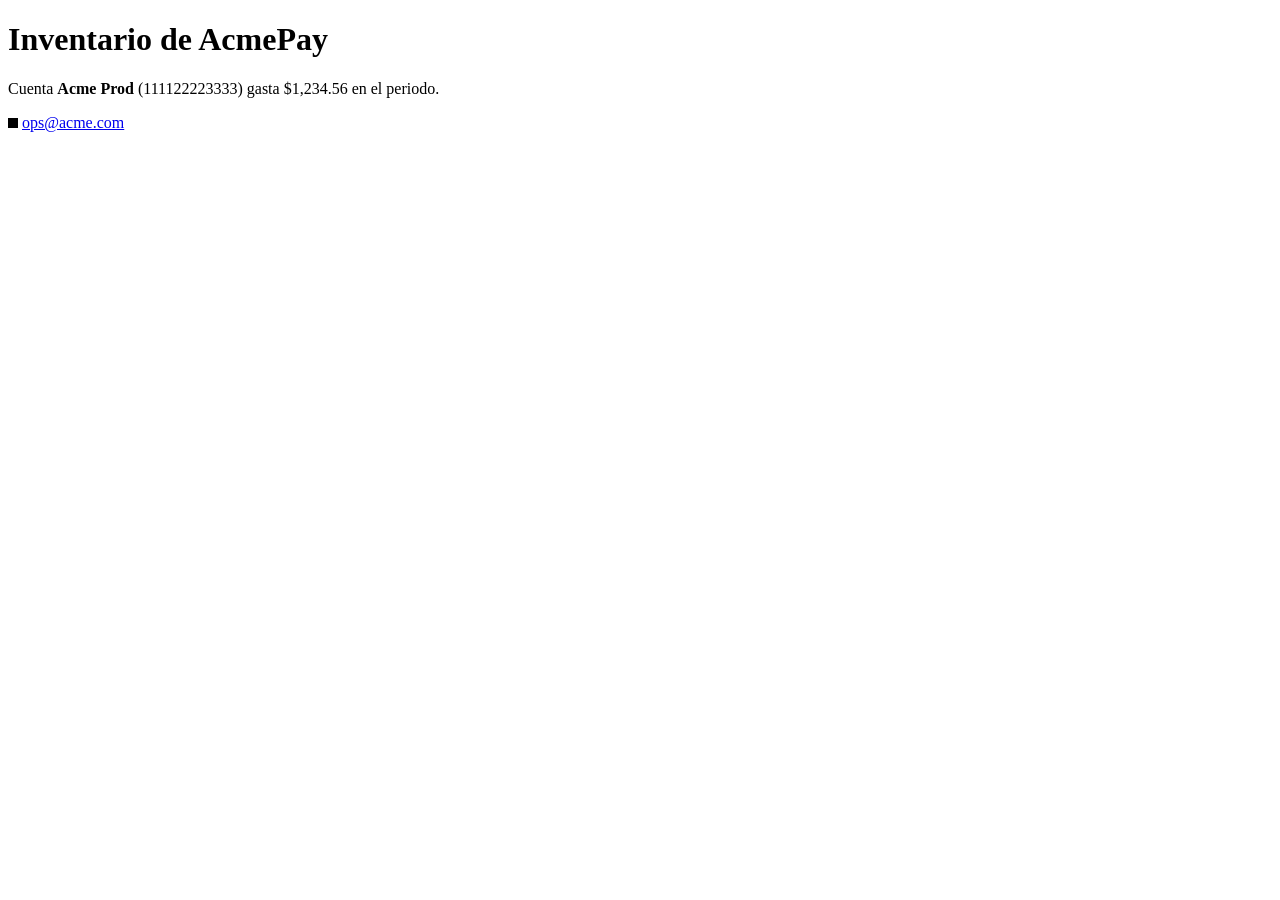
<file: anonimizar/tests/fixtures/corrida/reporte.html>
<!DOCTYPE html>
<html lang="es"><head><meta charset="utf-8"><title>Reporte Acme</title>
<link href="https://fonts.googleapis.com/css2?family=Inter" rel="stylesheet"></head>
<body>
<h1>Inventario de AcmePay</h1>
<p>Cuenta <b>Acme Prod</b> (111122223333) gasta $1,234.56 en el periodo.</p>
<svg xmlns="http://www.w3.org/2000/svg" width="10" height="10"><rect width="10" height="10"/></svg>
<a href="mailto:ops@acme.com">ops@acme.com</a>
<script>const datos = {"total_usd": 2000.0, "cuenta": "111122223333", "ip": "34.201.18.9", "rds": "db-ABCDEFGHIJKLMNOPQRSTUVWXYZ", "rp": "AwsBackup_i-0abc1234def567890_0f1e2d3c-4b5a-4968-8776-655443322110", "sec": "s2svpn!vpn-0a1b2c3d4e5f60718-Ab3xYz"};</script>
</body></html>
</file>
